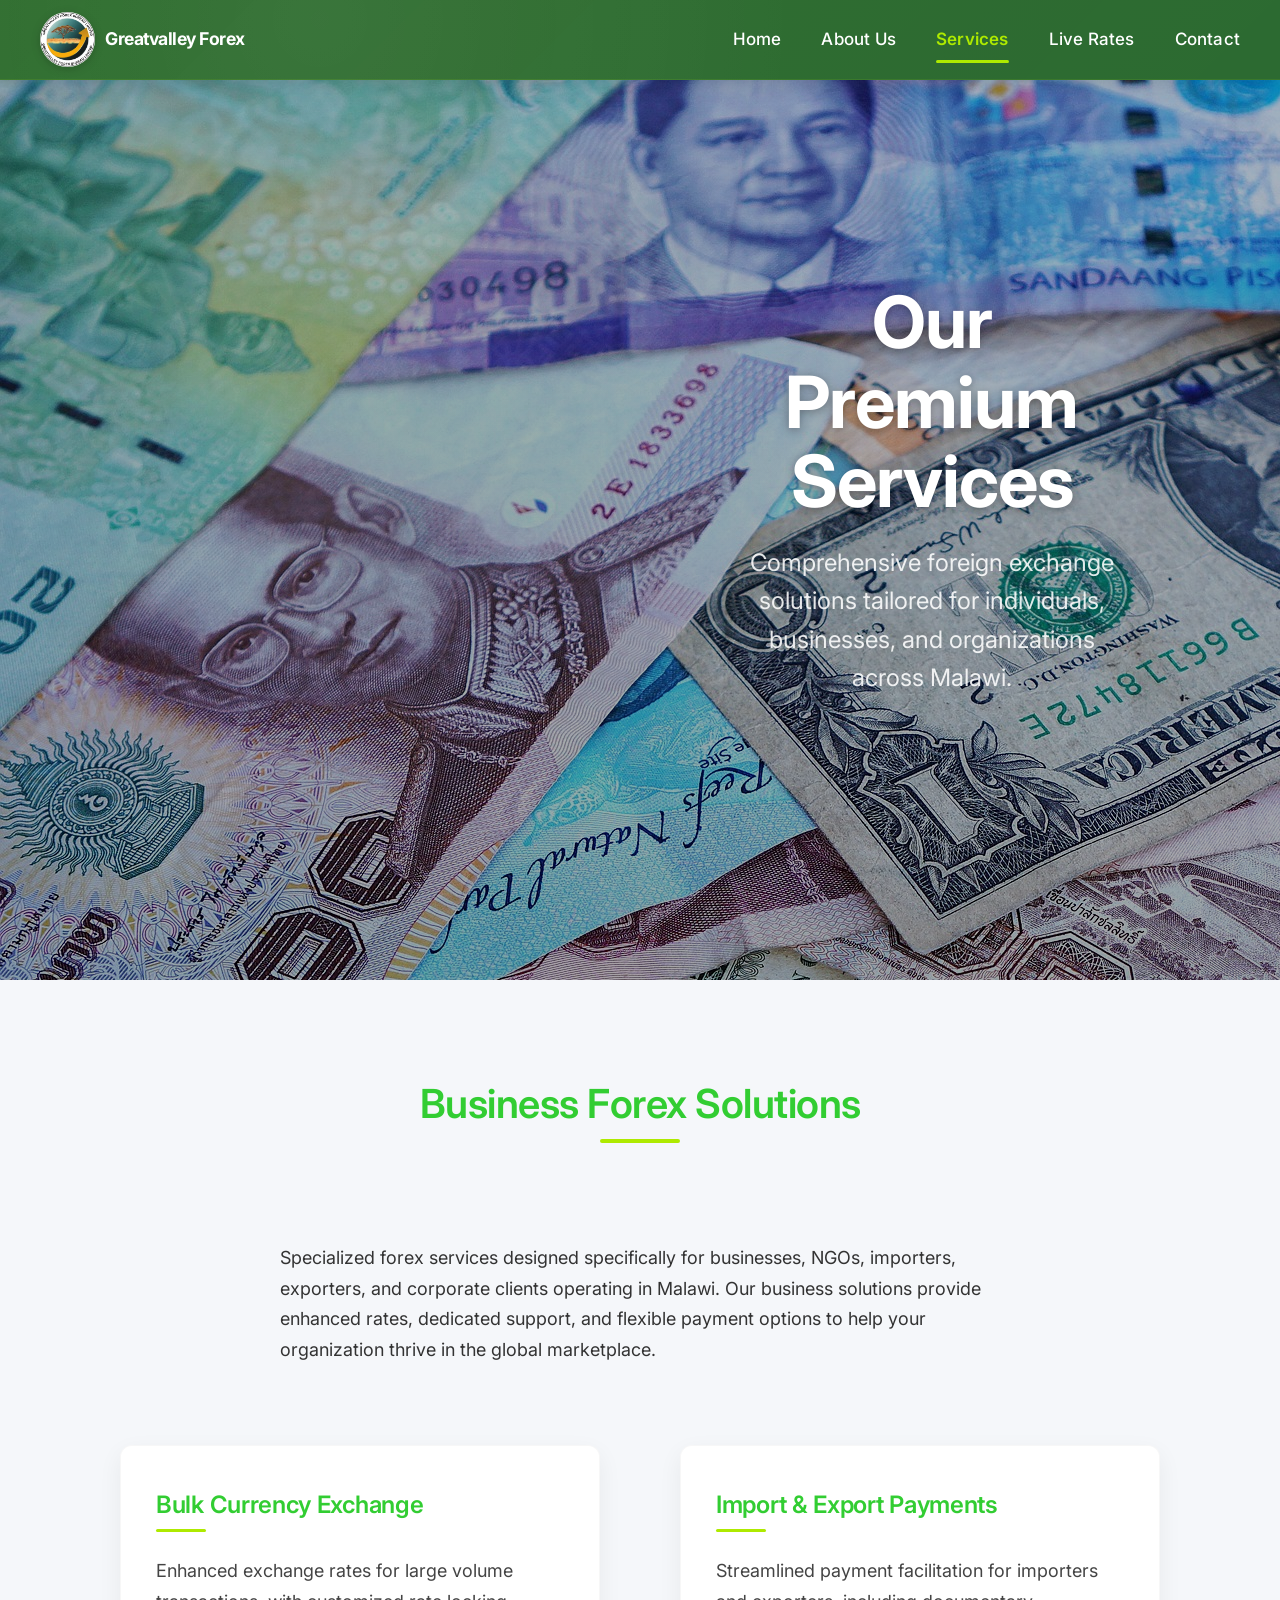
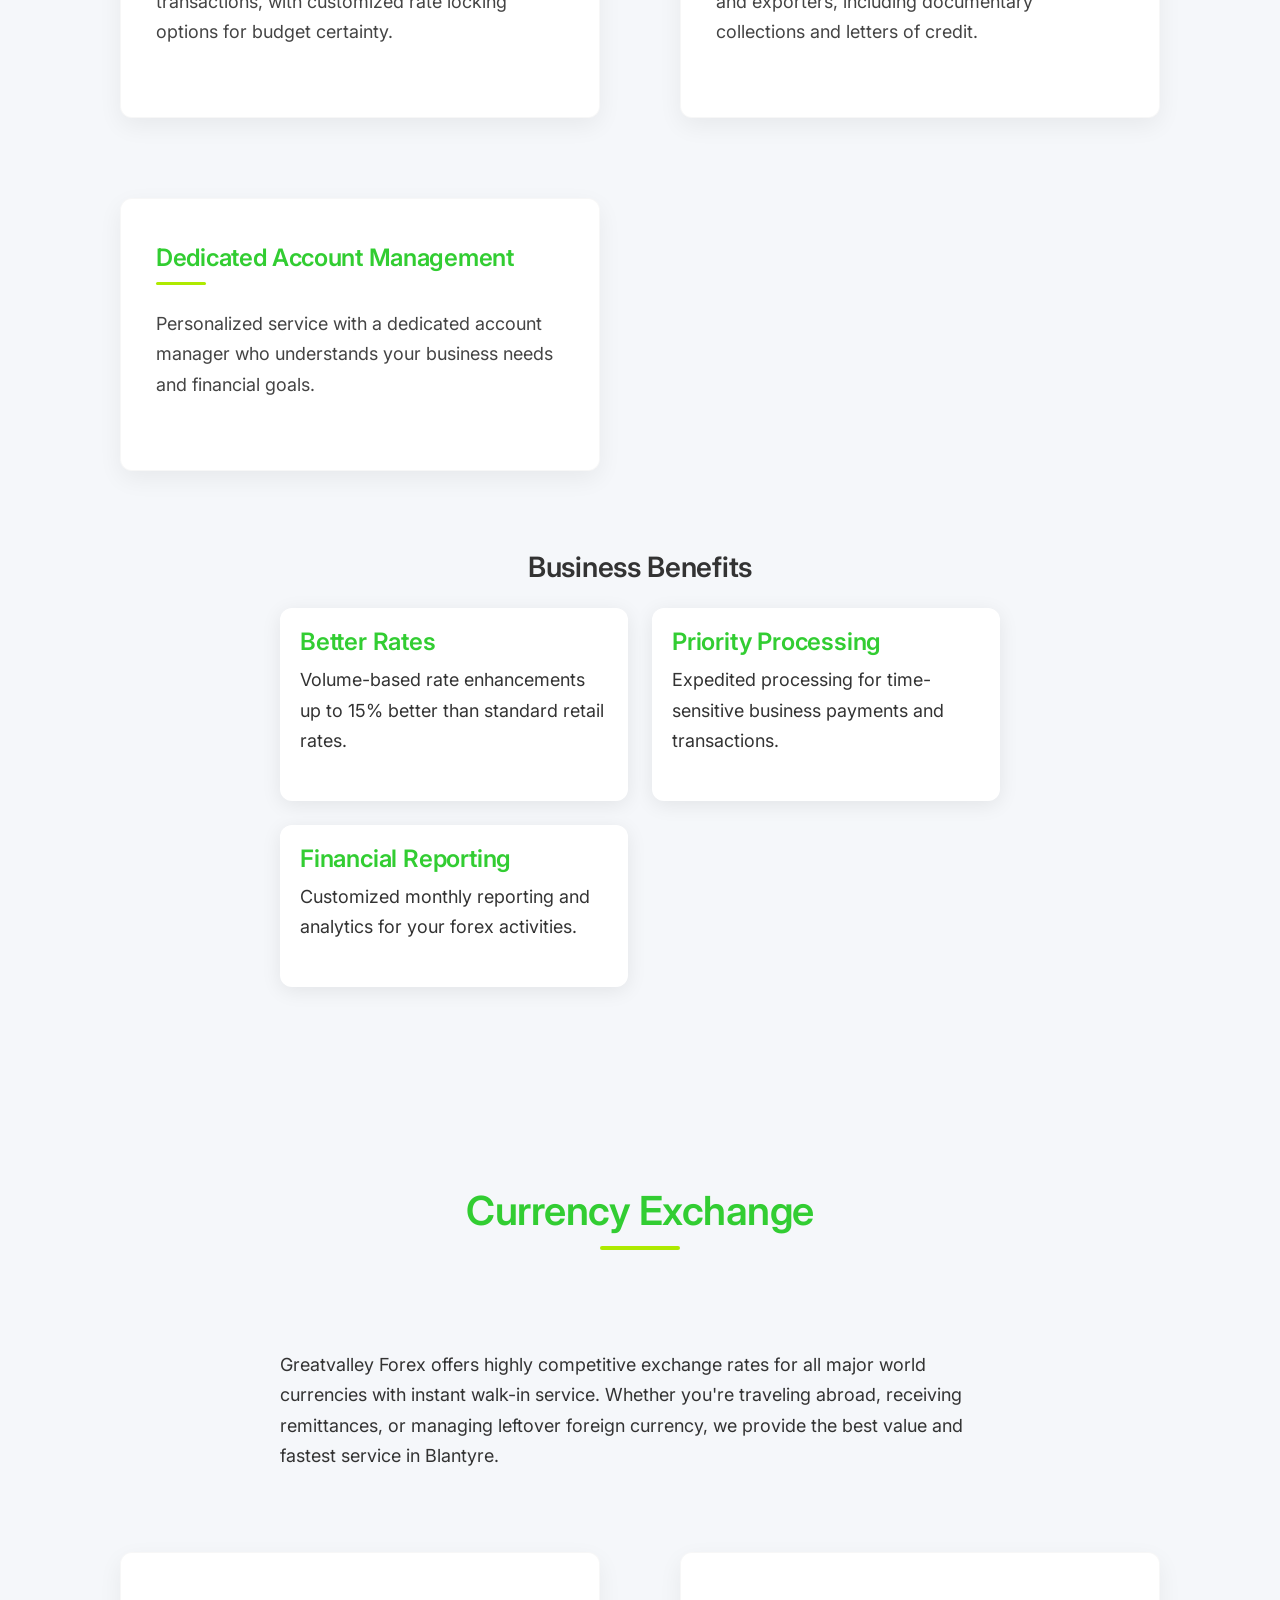
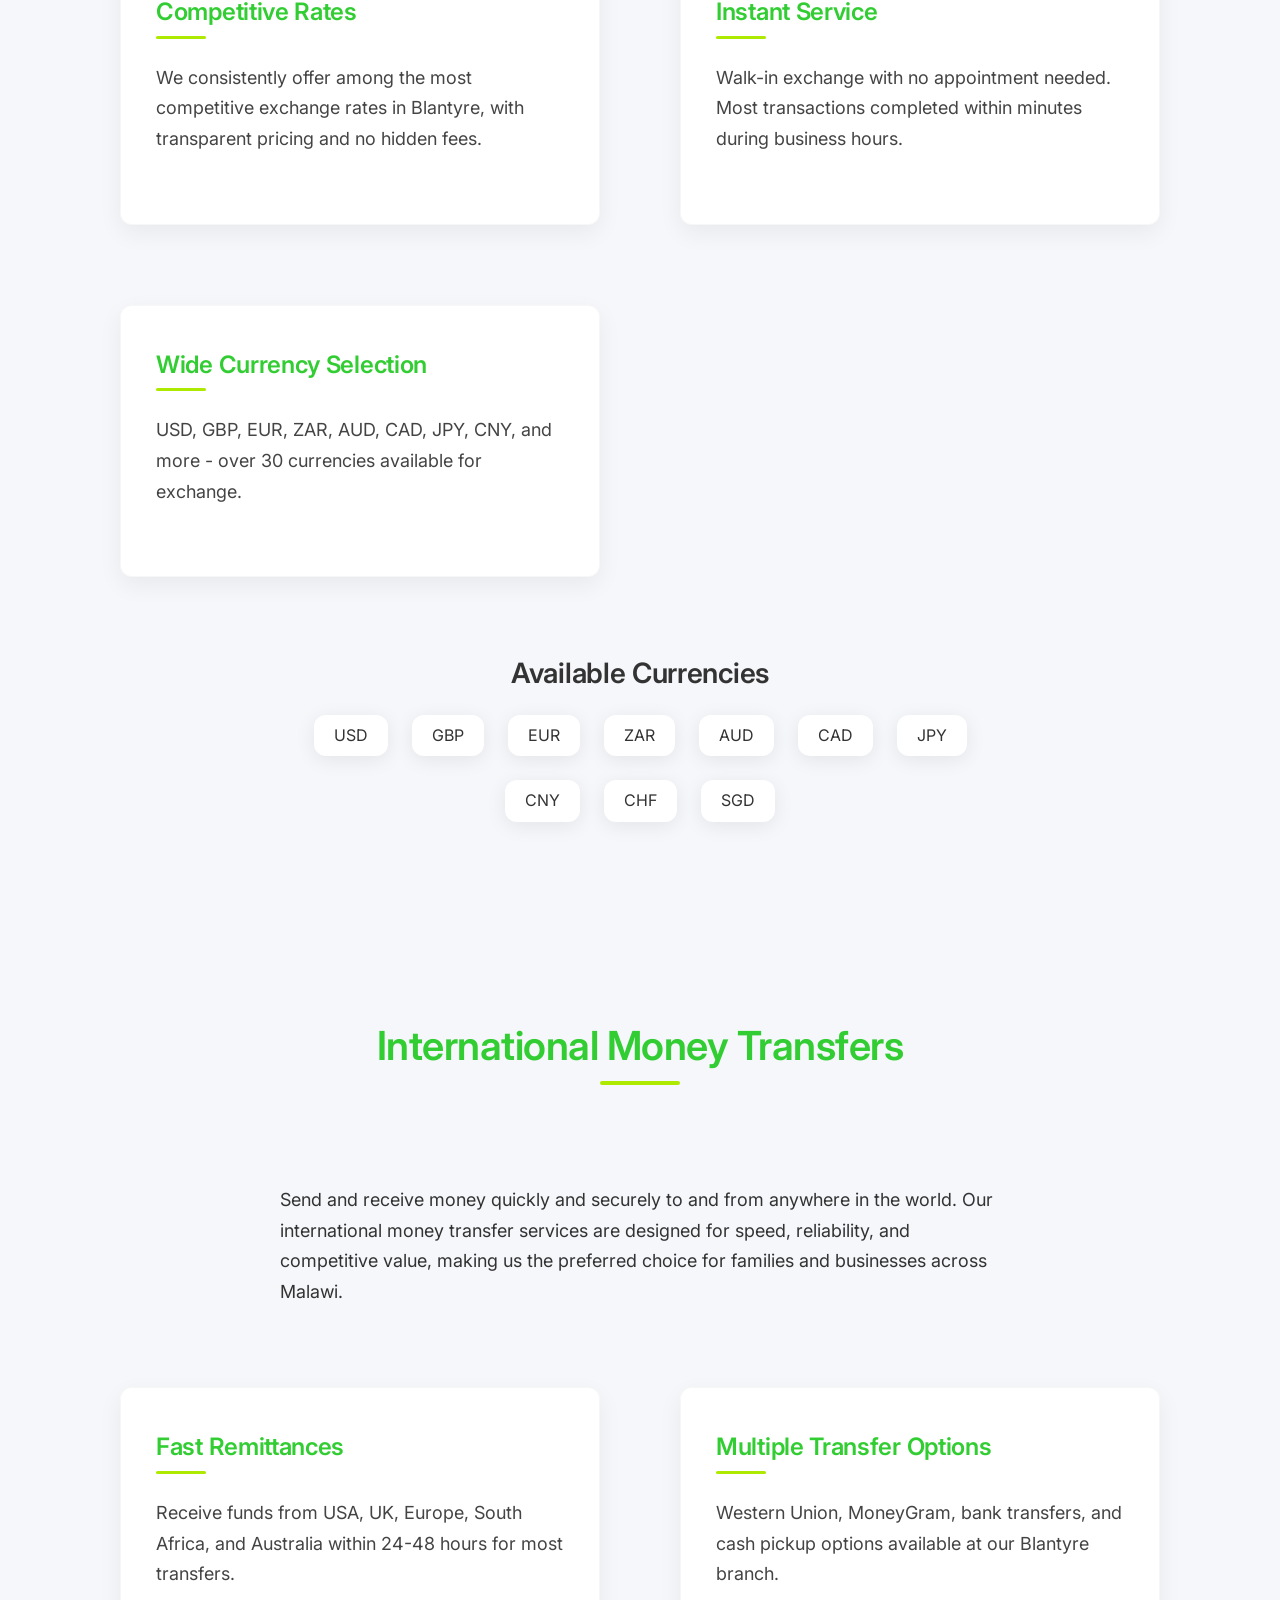
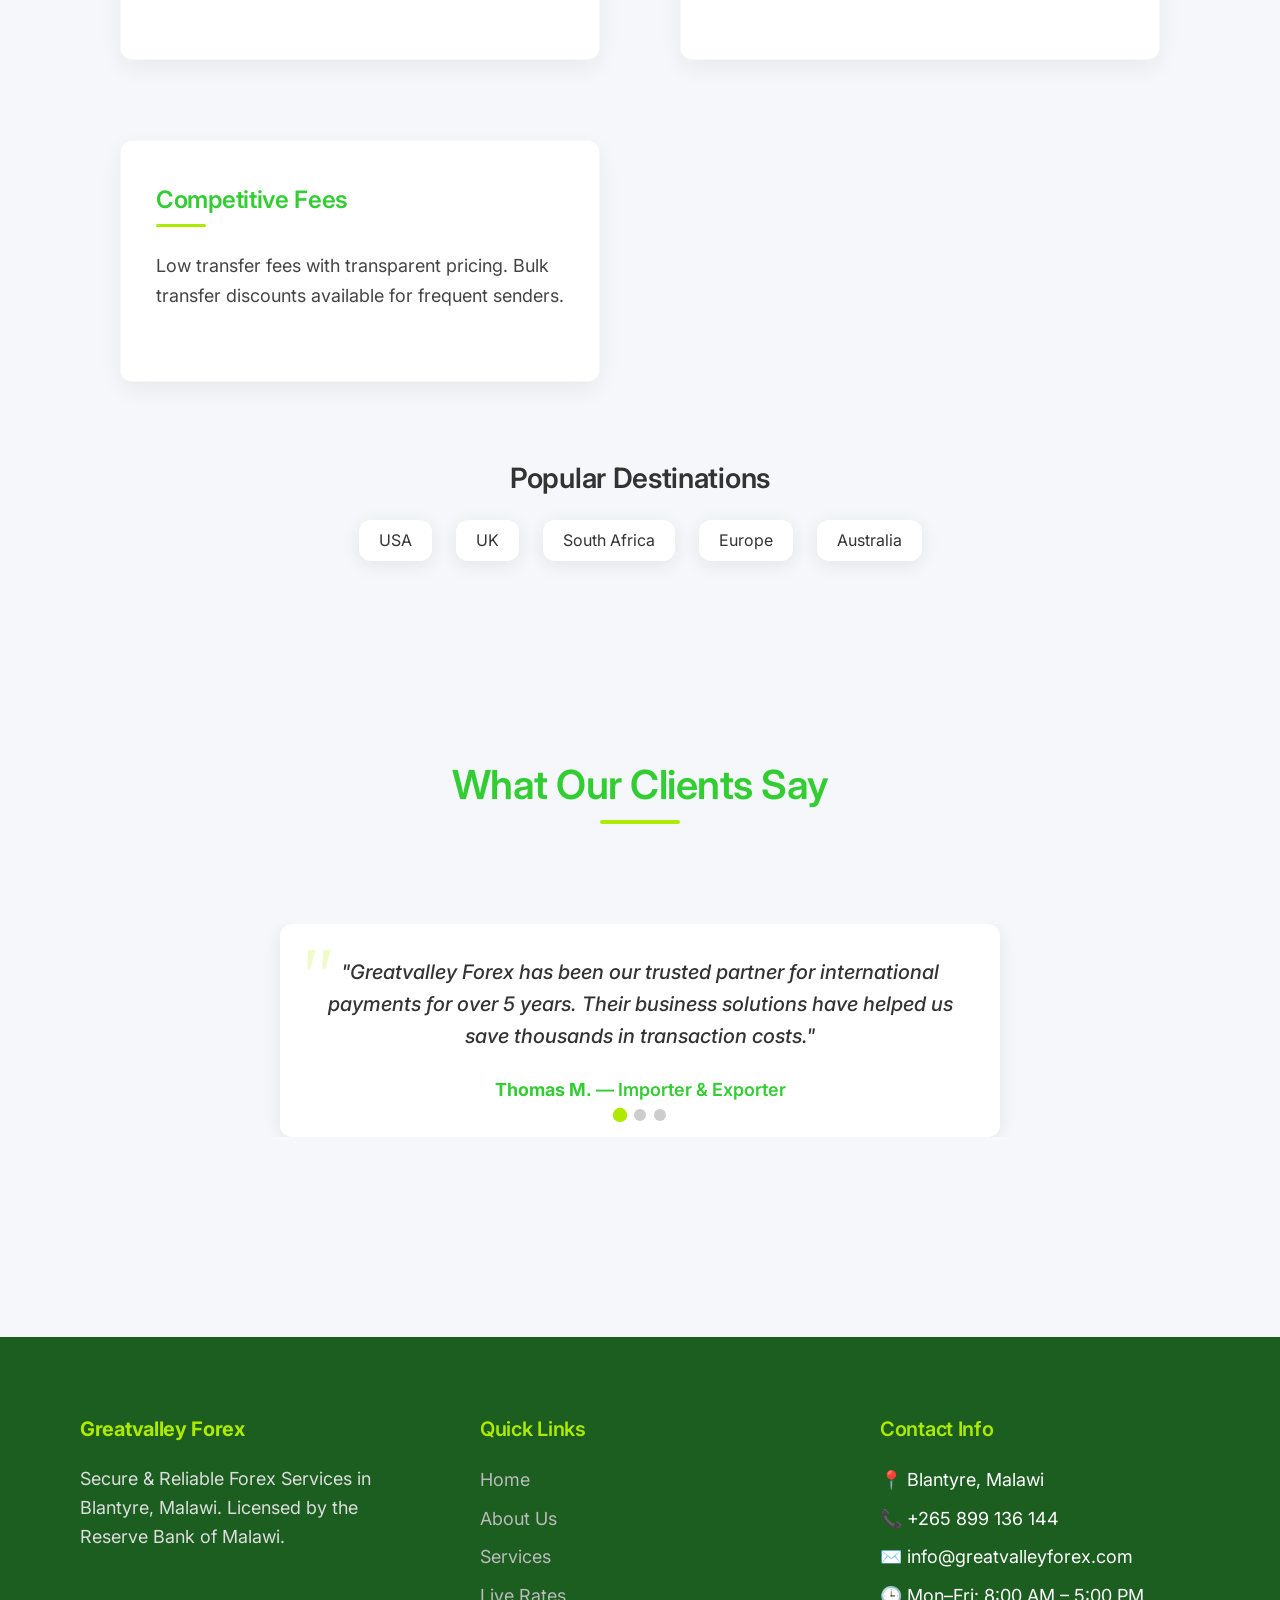
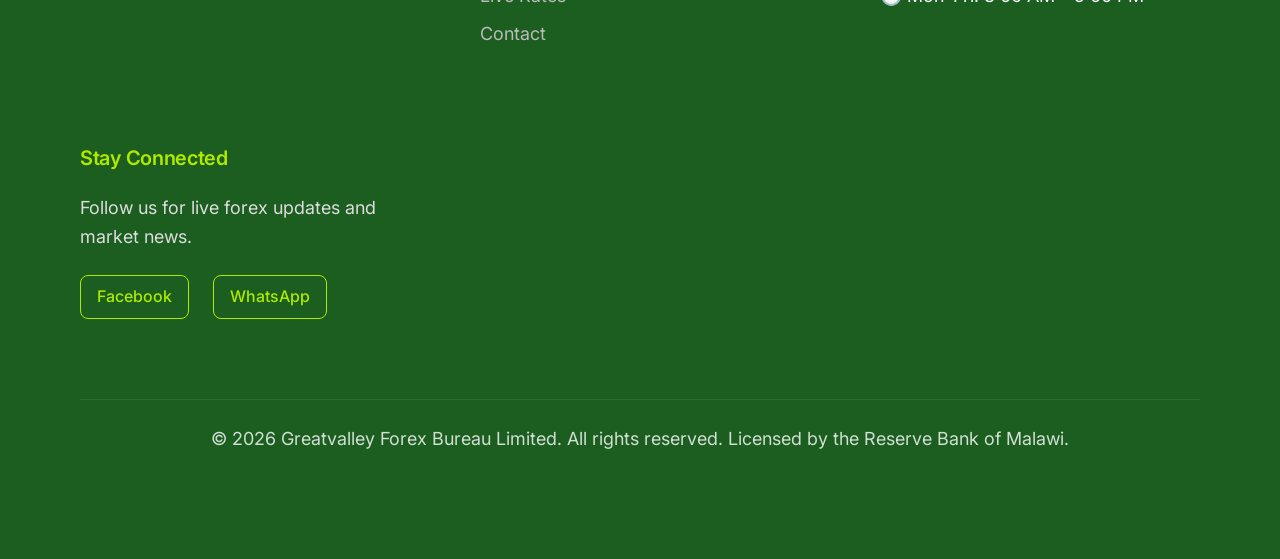
<file: services.html>
<!DOCTYPE html>
<html lang="en">
<head>
    <meta charset="UTF-8">
    <meta name="viewport" content="width=device-width, initial-scale=1.0">
    <title>Our Services | Greatvalley Forex Bureau Limited</title>
    <meta name="description" content="Greatvalley Forex Bureau Limited offers comprehensive currency exchange, international money transfers, and business forex solutions in Blantyre, Malawi.">
    
    <!-- Google Fonts -->
    <link rel="preconnect" href="https://fonts.googleapis.com">
    <link rel="preconnect" href="https://fonts.gstatic.com" crossorigin>
    <link href="https://fonts.googleapis.com/css2?family=Inter:wght@300;400;500;600;700&display=swap" rel="stylesheet">
    
    <!-- AOS Animation Library -->
    <link href="https://unpkg.com/aos@2.3.4/dist/aos.css" rel="stylesheet">
    
    <!-- Custom CSS -->
    <link rel="stylesheet" href="style.css">

    <!-- Swiper CSS -->
    <link rel="stylesheet" href="https://cdn.jsdelivr.net/npm/swiper/swiper-bundle.min.css">
</head>
<body>
    <!-- Header/Navigation -->
    <header>
        <a href="index.html" class="logo">
            <img src="images/greatvalley-logo.png" alt="Greatvalley Forex Logo">
            <span>Greatvalley Forex</span>
        </a>
        
        <nav class="nav-links">
            <a href="index.html">Home</a>
            <a href="about.html">About Us</a>
            <a href="services.html" class="active">Services</a>
            <a href="rates.html">Live Rates</a>
            <a href="contact.html">Contact</a>
        </nav>
        
        <!-- Hamburger Menu -->
        <div class="hamburger" id="hamburger">
            <span></span>
            <span></span>
            <span></span>
        </div>
    </header>

    <!-- Mobile Menu -->
    <div class="mobile-menu" id="mobileMenu">
        <span class="close-btn" id="closeBtn">&times;</span>
        <a href="index.html">Home</a>
        <a href="about.html">About Us</a>
        <a href="services.html" class="active">Services</a>
        <a href="rates.html">Live Rates</a>
        <a href="contact.html">Contact</a>
    </div>

    <!-- Hero Section (Video-Ready) -->
    <section class="hero" data-aos="fade-in" style="background-image: url('images/thedigitalway-money-1578510_1920.jpg');">
        <div class="hero-overlay"></div>
        <div class="hero-content text-center">
            <h1>Our Premium Services</h1>
            <p>Comprehensive foreign exchange solutions tailored for individuals, businesses, and organizations across Malawi.</p>
        </div>
    </section>

    <!-- Business Forex Section -->
    <section class="section" id="business" data-aos="fade-up">
        <div class="section-title">
            <h2>Business Forex Solutions</h2>
        </div>
        
        <div class="container">
            <div class="max-width-md">
                <p>Specialized forex services designed specifically for businesses, NGOs, importers, exporters, and corporate clients operating in Malawi. Our business solutions provide enhanced rates, dedicated support, and flexible payment options to help your organization thrive in the global marketplace.</p>
            </div>
            
            <div class="max-width-md" style="margin-top: var(--spacing-xl);">
                
            </div>
            
            <div class="cards">
                <div class="card" data-aos="zoom-in">
                    <h3>Bulk Currency Exchange</h3>
                    <p>Enhanced exchange rates for large volume transactions, with customized rate locking options for budget certainty.</p>
                </div>
                
                <div class="card" data-aos="zoom-in" data-aos-delay="200">
                    <h3>Import & Export Payments</h3>
                    <p>Streamlined payment facilitation for importers and exporters, including documentary collections and letters of credit.</p>
                </div>
                
                <div class="card" data-aos="zoom-in" data-aos-delay="400">
                    <h3>Dedicated Account Management</h3>
                    <p>Personalized service with a dedicated account manager who understands your business needs and financial goals.</p>
                </div>
            </div>
            
            <div class="max-width-md" style="margin-top: var(--spacing-xl);">
                <h3 style="text-align: center; margin-bottom: var(--spacing-md);">Business Benefits</h3>
                <div style="display: grid; grid-template-columns: repeat(auto-fit, minmax(250px, 1fr)); gap: var(--spacing-md); margin-top: var(--spacing-md);">
                    <div style="background: white; padding: 20px; border-radius: var(--radius-md); box-shadow: var(--shadow);">
                        <h4 style="color: var(--primary); margin-bottom: var(--spacing-xs);">Better Rates</h4>
                        <p>Volume-based rate enhancements up to 15% better than standard retail rates.</p>
                    </div>
                    <div style="background: white; padding: 20px; border-radius: var(--radius-md); box-shadow: var(--shadow);">
                        <h4 style="color: var(--primary); margin-bottom: var(--spacing-xs);">Priority Processing</h4>
                        <p>Expedited processing for time-sensitive business payments and transactions.</p>
                    </div>
                    <div style="background: white; padding: 20px; border-radius: var(--radius-md); box-shadow: var(--shadow);">
                        <h4 style="color: var(--primary); margin-bottom: var(--spacing-xs);">Financial Reporting</h4>
                        <p>Customized monthly reporting and analytics for your forex activities.</p>
                    </div>
                </div>
            </div>
        </div>
    </section>

    <!-- Currency Exchange Section -->
    <section class="section" id="currency" data-aos="fade-up">
        <div class="section-title">
            <h2>Currency Exchange</h2>
        </div>
        
        <div class="container">
            <div class="max-width-md">
                <p>Greatvalley Forex offers highly competitive exchange rates for all major world currencies with instant walk-in service. Whether you're traveling abroad, receiving remittances, or managing leftover foreign currency, we provide the best value and fastest service in Blantyre.</p>
            </div>
            
            <div class="max-width-md" style="margin-top: var(--spacing-xl);">

            </div>
            
            <div class="cards">
                <div class="card" data-aos="zoom-in">
                    <h3>Competitive Rates</h3>
                    <p>We consistently offer among the most competitive exchange rates in Blantyre, with transparent pricing and no hidden fees.</p>
                </div>
                
                <div class="card" data-aos="zoom-in" data-aos-delay="200">
                    <h3>Instant Service</h3>
                    <p>Walk-in exchange with no appointment needed. Most transactions completed within minutes during business hours.</p>
                </div>
                
                <div class="card" data-aos="zoom-in" data-aos-delay="400">
                    <h3>Wide Currency Selection</h3>
                    <p>USD, GBP, EUR, ZAR, AUD, CAD, JPY, CNY, and more - over 30 currencies available for exchange.</p>
                </div>
            </div>
            
            <div class="max-width-md" style="margin-top: var(--spacing-xl);">
                <h3 style="text-align: center; margin-bottom: var(--spacing-md);">Available Currencies</h3>
                <div style="display: flex; flex-wrap: wrap; gap: var(--spacing-md); justify-content: center;">
                    <span style="background: white; padding: 8px 20px; border-radius: var(--radius-md); box-shadow: var(--shadow);">USD</span>
                    <span style="background: white; padding: 8px 20px; border-radius: var(--radius-md); box-shadow: var(--shadow);">GBP</span>
                    <span style="background: white; padding: 8px 20px; border-radius: var(--radius-md); box-shadow: var(--shadow);">EUR</span>
                    <span style="background: white; padding: 8px 20px; border-radius: var(--radius-md); box-shadow: var(--shadow);">ZAR</span>
                    <span style="background: white; padding: 8px 20px; border-radius: var(--radius-md); box-shadow: var(--shadow);">AUD</span>
                    <span style="background: white; padding: 8px 20px; border-radius: var(--radius-md); box-shadow: var(--shadow);">CAD</span>
                    <span style="background: white; padding: 8px 20px; border-radius: var(--radius-md); box-shadow: var(--shadow);">JPY</span>
                    <span style="background: white; padding: 8px 20px; border-radius: var(--radius-md); box-shadow: var(--shadow);">CNY</span>
                    <span style="background: white; padding: 8px 20px; border-radius: var(--radius-md); box-shadow: var(--shadow);">CHF</span>
                    <span style="background: white; padding: 8px 20px; border-radius: var(--radius-md); box-shadow: var(--shadow);">SGD</span>
                </div>
            </div>
        </div>
    </section>

    <!-- Money Transfers Section -->
    <section class="section" id="transfers" data-aos="fade-up">
        <div class="section-title">
            <h2>International Money Transfers</h2>
        </div>
        
        <div class="container">
            <div class="max-width-md">
                <p>Send and receive money quickly and securely to and from anywhere in the world. Our international money transfer services are designed for speed, reliability, and competitive value, making us the preferred choice for families and businesses across Malawi.</p>
            </div>
            
            <div class="max-width-md" style="margin-top: var(--spacing-xl);">
            </div>
            
            <div class="cards">
                <div class="card" data-aos="zoom-in">
                    <h3>Fast Remittances</h3>
                    <p>Receive funds from USA, UK, Europe, South Africa, and Australia within 24-48 hours for most transfers.</p>
                </div>
                
                <div class="card" data-aos="zoom-in" data-aos-delay="200">
                    <h3>Multiple Transfer Options</h3>
                    <p>Western Union, MoneyGram, bank transfers, and cash pickup options available at our Blantyre branch.</p>
                </div>
                
                <div class="card" data-aos="zoom-in" data-aos-delay="400">
                    <h3>Competitive Fees</h3>
                    <p>Low transfer fees with transparent pricing. Bulk transfer discounts available for frequent senders.</p>
                </div>
            </div>
            
            <div class="max-width-md" style="margin-top: var(--spacing-xl);">
                <h3 style="text-align: center; margin-bottom: var(--spacing-md);">Popular Destinations</h3>
                <div style="display: flex; flex-wrap: wrap; gap: var(--spacing-md); justify-content: center;">
                    <span style="background: white; padding: 8px 20px; border-radius: var(--radius-md); box-shadow: var(--shadow);">USA</span>
                    <span style="background: white; padding: 8px 20px; border-radius: var(--radius-md); box-shadow: var(--shadow);">UK</span>
                    <span style="background: white; padding: 8px 20px; border-radius: var(--radius-md); box-shadow: var(--shadow);">South Africa</span>
                    <span style="background: white; padding: 8px 20px; border-radius: var(--radius-md); box-shadow: var(--shadow);">Europe</span>
                    <span style="background: white; padding: 8px 20px; border-radius: var(--radius-md); box-shadow: var(--shadow);">Australia</span>
                </div>
            </div>
        </div>
    </section>

    <!-- Testimonials Section -->
    <section class="section">
        <div class="section-title">
            <h2>What Our Clients Say</h2>
        </div>
        
        <div class="container">
            <div class="swiper testimonial-slider">
                <div class="swiper-wrapper">
                    <!-- Testimonial 1 -->
                    <div class="swiper-slide">
                        <div class="testimonial-card">
                            <blockquote>
                                "Greatvalley Forex has been our trusted partner for international payments for over 5 years. Their business solutions have helped us save thousands in transaction costs."
                            </blockquote>
                            <footer>
                                <strong>Thomas M.</strong> — Importer & Exporter
                            </footer>
                        </div>
                    </div>

                    <!-- Testimonial 2 -->
                    <div class="swiper-slide">
                        <div class="testimonial-card">
                            <blockquote>
                                "As an NGO working across Southern Africa, Greatvalley's reliable remittance services and competitive rates have been essential to our operations in Malawi."
                            </blockquote>
                            <footer>
                                <strong>Rachel K.</strong> — NGO Director
                            </footer>
                        </div>
                    </div>

                    <!-- Testimonial 3 -->
                    <div class="swiper-slide">
                        <div class="testimonial-card">
                            <blockquote>
                                "The personal service and understanding of my business needs make Greatvalley Forex stand out. Their dedicated account manager is always available when I need support."
                            </blockquote>
                            <footer>
                                <strong>Michael B.</strong> — Corporate Client
                            </footer>
                        </div>
                    </div>
                </div>
                <div class="swiper-pagination"></div>
            </div>
        </div>
    </section>

    <!-- Footer -->
    <footer class="footer">
        <div class="container">
            <div class="footer-grid">

                <!-- Brand -->
                <div class="footer-column">
                    <h3 class="footer-logo">Greatvalley Forex</h3>
                    <p class="footer-text">
                        Secure & Reliable Forex Services in Blantyre, Malawi.
                        Licensed by the Reserve Bank of Malawi.
                    </p>
                </div>

                <!-- Quick Links -->
                <div class="footer-column">
                    <h3>Quick Links</h3>
                    <ul class="footer-links">
                        <li><a href="index.html">Home</a></li>
                        <li><a href="about.html">About Us</a></li>
                        <li><a href="services.html">Services</a></li>
                        <li><a href="rates.html">Live Rates</a></li>
                        <li><a href="contact.html">Contact</a></li>
                    </ul>
                </div>

                <!-- Contact -->
                <div class="footer-column">
                    <h3>Contact Info</h3>
                    <ul class="footer-links">
                        <li>📍 Blantyre, Malawi</li>
                        <li>📞 +265 899 136 144</li>
                        <li>✉️ info@greatvalleyforex.com</li>
                        <li>🕒 Mon–Fri: 8:00 AM – 5:00 PM</li>
                    </ul>
                </div>

                <!-- Social / CTA -->
                <div class="footer-column">
                    <h3>Stay Connected</h3>
                    <p class="footer-text">Follow us for live forex updates and market news.</p>

                    <div class="footer-socials">
                        <a href="https://www.facebook.com/p/Greatvalley-Forex-Bureau-Limited-61569345171578/" target="_blank">Facebook</a>
                        <a href="https://wa.me/265899136144" target="_blank">WhatsApp</a>
                    </div>
                </div>

            </div>

            <div class="footer-bottom">
                <p>
                    © 2026 Greatvalley Forex Bureau Limited. All rights reserved. Licensed by the Reserve Bank of Malawi.
                </p>
            </div>
        </div>
    </footer>

    <!-- Scripts -->
    <script src="https://unpkg.com/aos@2.3.4/dist/aos.js"></script>
    <script src="script.js"></script>
    <!-- Swiper JS -->
    <script src="https://cdn.jsdelivr.net/npm/swiper/swiper-bundle.min.js"></script>
    <script>
      document.addEventListener('DOMContentLoaded', () => {
        if (document.querySelector('.testimonial-slider')) {
          const swiper = new Swiper('.testimonial-slider', {
            loop: true,
            autoplay: {
              delay: 5000,
              disableOnInteraction: false,
            },
            speed: 800,
            effect: 'fade',
            fadeEffect: {
              crossFade: true,
            },
            pagination: {
              el: '.swiper-pagination',
              clickable: true,
            },
            observer: true,
            observeParents: true,
          });
        }
      });
    </script>
</body>
</html>
</file>
<file: style.css>
/* Greatrvalley Forex Bureau - Style System */
/* Design System Variables */
:root {
  --primary: #32CD32;
  --primary-dark: #1B5E20;
  --primary-light: #F1F8E9;
  --accent: #AEEA00;
  --background: #f5f7fa;
  --text: #333;
  --light-text: #666;
  --border: #e0e0e0;
  --shadow: 0 4px 20px rgba(0, 0, 0, 0.08);
  --transition: all 0.3s ease;
  --radius-sm: 8px;
  --radius-md: 12px;
  --radius-lg: 16px;
  --spacing-xs: 8px;
  --spacing-sm: 16px;
  --spacing-md: 24px;
  --spacing-lg: 40px;
  --spacing-xl: 80px;
  --spacing-xxl: 100px;
}

/* Base Styles */
* {
  box-sizing: border-box;
}

body {
  margin: 0;
  font-family: 'Inter', -apple-system, BlinkMacSystemFont, 'Segoe UI', Roboto, Oxygen, Ubuntu, Cantarell, 'Open Sans', 'Helvetica Neue', sans-serif;
  background: var(--background);
  color: var(--text);
  line-height: 1.6;
  overflow-x: hidden;
}

h1, h2, h3, h4, h5, h6 {
  font-weight: 600;
  line-height: 1.2;
  margin: 0;
}

p {
  margin: 0 0 var(--spacing-md) 0;
}

a {
  text-decoration: none;
  color: inherit;
}

img {
  max-width: 100%;
  height: auto;
}

/* Typography Hierarchy */
h1 {
  font-size: 3.5rem;
  font-weight: 700;
  letter-spacing: -1px;
}

h2 {
  font-size: 2.5rem;
  font-weight: 600;
  letter-spacing: -0.5px;
}

h3 {
  font-size: 1.75rem;
  font-weight: 600;
  letter-spacing: -0.3px;
}

h4 {
  font-size: 1.5rem;
  font-weight: 600;
  letter-spacing: -0.2px;
}

p, li {
  font-size: 1.125rem;
  font-weight: 400;
  line-height: 1.7;
}

/* Responsive Typography */
@media (max-width: 992px) {
  h1 { font-size: 3rem; }
  h2 { font-size: 2.25rem; }
  h3 { font-size: 1.5rem; }
}

@media (max-width: 768px) {
  h1 { font-size: 2.5rem; }
  h2 { font-size: 2rem; }
  h3 { font-size: 1.375rem; }
}

/* Buttons */
.btn {
  display: inline-block;
  padding: 14px 32px;
  background: var(--accent);
  color: var(--primary-dark);
  font-weight: 600;
  font-size: 1.125rem;
  border-radius: var(--radius-md);
  transition: var(--transition);
  border: none;
  cursor: pointer;
  text-transform: uppercase;
  letter-spacing: 1px;
  font-family: 'Poppins', sans-serif;
}

.btn:hover {
  background: #9ACD32;
  transform: translateY(-3px);
  box-shadow: 0 8px 20px rgba(174, 234, 0, 0.4);
}

.btn-outline {
  background: transparent;
  border: 2px solid var(--accent);
  color: var(--accent);
}

.btn-outline:hover {
  background: var(--accent);
  color: var(--primary-dark);
}

/* Sections */
.section {
  padding: var(--spacing-xxl) var(--spacing-xl);
  max-width: 1200px;
  margin: 0 auto;
}

.section-title {
  text-align: center;
  margin-bottom: var(--spacing-xxl);
}

.section-title h2 {
  color: var(--primary);
  position: relative;
  display: inline-block;
  padding-bottom: 15px;
}

.section-title h2::after {
  content: '';
  position: absolute;
  bottom: 0;
  left: 50%;
  transform: translateX(-50%);
  width: 80px;
  height: 4px;
  background: var(--accent);
  border-radius: 2px;
}

/* Header/Navigation */
header {
  position: sticky;
  top: 0;
  background: rgba(27, 94, 32, 0.92);
  backdrop-filter: blur(16px);
  -webkit-backdrop-filter: blur(16px);
  padding: 12px 40px;
  z-index: 1000;
  box-shadow: 0 2px 20px rgba(0, 0, 0, 0.15);
  display: flex;
  align-items: center;
  justify-content: space-between;
  transition: var(--transition);
  border-bottom: 1px solid rgba(174, 234, 0, 0.1);
  /* Advanced glassmorphism */
  background-image: 
    radial-gradient(circle at 25% 25% , hsla(0, 0%, 100%, 0.05) 0%, transparent 50%),
    linear-gradient(135deg, rgba(174, 234, 0, 0.03), transparent);
}

header.scrolled {
  background: rgba(27, 94, 32, 0.95);
  padding: 12px var(--spacing-xl);
  box-shadow: 0 4px 30px rgba(0, 0, 0, 0.2);
  background-image: 
    radial-gradient(circle at 25% 25% , hsla(0, 0%, 100%, 0.08) 0%, transparent 50%),
    linear-gradient(135deg, rgba(174, 234, 0, 0.05), transparent);
}

/* Navigation Micro-interactions */
.nav-links a {
  position: relative;
  overflow: hidden;
}

.nav-links a::before {
  content: '';
  position: absolute;
  top: 0;
  left: -100%;
  width: 100%;
  height: 100%;
  background: linear-gradient(90deg, transparent, rgba(255, 255, 255, 0.2), transparent);
  transition: 0.5s;
}

.nav-links a:hover::before {
  left: 100%;
}

.logo {
  display: flex;
  align-items: center;
  gap: 10px;
  font-weight: 600;
  text-decoration: none;
  transition: var(--transition);
}

.logo img {
  height: 55px;
  width: auto;
  border-radius: 50%;
  object-fit: cover;
  box-shadow: 0 2px 10px rgba(0, 0, 0, 0.2);
  transition: transform 0.3s ease;
}

.logo:hover img {
  transform: scale(1.08);
}

.logo span {
  color: white;
  font-size: 1.1rem;
  font-weight: 700;
  letter-spacing: -0.5px;
}

.nav-links {
  display: flex;
  gap: var(--spacing-lg);
}

.nav-links a {
  color: white;
  font-weight: 500;
  position: relative;
  padding: 10px 0;
  font-size: 1.0625rem;
  transition: var(--transition);
  letter-spacing: 0.2px;
}

.nav-links a::after {
  content: '';
  position: absolute;
  bottom: 0;
  left: 0;
  width: 0;
  height: 3px;
  background: var(--accent);
  transition: var(--transition);
  border-radius: 2px;
}

.nav-links a:hover {
  color: var(--accent);
}

.nav-links a:hover::after {
  width: 100%;
}

.nav-links a.active {
  color: var(--accent);
  font-weight: 600;
}

.nav-links a.active::after {
  width: 100%;
}

/* Mobile Menu */
.hamburger {
  display: none;
  flex-direction: column;
  cursor: pointer;
  gap: 5px;
}

.hamburger span {
  width: 28px;
  height: 3px;
  background: white;
  transition: all 0.3s;
  border-radius: 2px;
}

.hamburger.active span:nth-child(1) {
  transform: rotate(45deg) translate(5px, 5px);
}

.hamburger.active span:nth-child(2) {
  opacity: 0;
}

.hamburger.active span:nth-child(3) {
  transform: rotate(-45deg) translate(5px, -5px);
}

.mobile-menu {
  position: fixed;
  top: 0;
  right: -100%;
  width: 80%;
  max-width: 320px;
  height: 100vh;
  background: rgba(11, 31, 58, 0.98);
  padding: 120px 40px 40px;
  transition: right 0.4s cubic-bezier(0.22, 0.61, 0.36, 1);
  z-index: 1100;
  box-shadow: -5px 0 30px rgba(0, 0, 0, 0.35);
  backdrop-filter: blur(12px);
  -webkit-backdrop-filter: blur(12px);
}

.mobile-menu.active {
  right: 0;
}

.mobile-menu a {
  display: block;
  color: white;
  text-decoration: none;
  font-size: 1.25rem;
  padding: 16px 0;
  border-bottom: 1px solid rgba(255, 255, 255, 0.08);
  transition: var(--transition);
  font-weight: 500;
}

.mobile-menu a:hover {
  color: var(--accent);
  padding-left: 12px;
  transform: translateX(4px);
}

.close-btn {
  position: absolute;
  top: 30px;
  right: 30px;
  font-size: 2rem;
  color: white;
  cursor: pointer;
  line-height: 1;
  transition: var(--transition);
}

.close-btn:hover {
  color: var(--accent);
  transform: rotate(90deg);
}

/* Hero Section */
.hero {
  height: 100vh;
  min-height: 650px;
  display: flex;
  align-items: center;
  padding: 0 var(--spacing-xl);
  background: linear-gradient(135deg, rgba(11, 31, 58, 0.92), rgba(11, 31, 58, 0.98)),
              url('https://images.unsplash.com/photo-1565514158740-064f34bd6c7d') center/cover no-repeat;
  color: white;
  position: relative;
  overflow: hidden;
}

.hero::before {
  content: '';
  position: absolute;
  top: 0;
  left: 0;
  width: 100%;
  height: 100%;
  background: radial-gradient(circle at 30% 30%, rgba(174, 234, 0, 0.08) 0%, transparent 50%),
              linear-gradient(rgba(0, 0, 0, 0.25), rgba(0, 0, 0, 0.35));
  z-index: -1;
}

.hero-content {
  max-width: 720px;
  position: relative;
  z-index: 2;
}

.hero h1 {
  font-size: 4.5rem;
  line-height: 1.1;
  margin-bottom: var(--spacing-md);
  font-weight: 700;
  letter-spacing: -1px;
  text-shadow: 0 2px 10px rgba(0, 0, 0, 0.2);
}

.hero p {
  font-size: 1.5rem;
  margin-bottom: var(--spacing-xl);
  opacity: 0.95;
  max-width: 650px;
  line-height: 1.6;
}

.hero .btn {
  margin-top: var(--spacing-md);
  font-size: 1.125rem;
  padding: 16px 40px;
  font-weight: 600;
  letter-spacing: 1px;
}

.hero .btn:hover {
  transform: translateY(-4px);
  box-shadow: 0 12px 35px rgba(174, 234, 0, 0.5);
}

/* Hero Overlay Elements */
.hero-overlay {
  position: absolute;
  top: 0;
  left: 0;
  width: 100%;
  height: 100%;
  z-index: 1;
}

.hero-shape {
  position: absolute;
  width: 300px;
  height: 300px;
  border-radius: 50%;
  background: rgba(174, 234, 0, 0.08);
  z-index: 0;
}

.hero-shape-1 {
  top: 15%;
  right: 15%;
  width: 250px;
  height: 250px;
}

.hero-shape-2 {
  bottom: 20%;
  left: 10%;
  width: 180px;
  height: 180px;
  background: rgba(174, 234, 0, 0.04);
}

/* Cards */
.cards {
  display: grid;
  grid-template-columns: repeat(auto-fit, minmax(340px, 1fr));
  gap: var(--spacing-xl);
  margin-top: var(--spacing-xl);
}

.card {
  background: white;
  padding: 45px 35px;
  border-radius: var(--radius-md);
  transition: var(--transition);
  box-shadow: 0 8px 25px rgba(0, 0, 0, 0.06);
  border: 1px solid rgba(0, 0, 0, 0.03);
  overflow: hidden;
  position: relative;
  z-index: 1;
}

.card::before {
  content: '';
  position: absolute;
  top: 0;
  left: 0;
  width: 100%;
  height: 4px;
  background: linear-gradient(90deg, var(--accent), transparent);
  opacity: 0;
  transition: var(--transition);
}

.card:hover {
  transform: translateY(-12px);
  box-shadow: 0 16px 40px rgba(0, 0, 0, 0.12);
  border-color: rgba(0, 0, 0, 0.05);
}

.card:hover::before {
  opacity: 1;
}

.card h3 {
  color: var(--primary);
  margin-bottom: var(--spacing-md);
  font-size: 1.5rem;
  font-weight: 600;
  position: relative;
  padding-bottom: 12px;
}

.card h3::after {
  content: '';
  position: absolute;
  bottom: 0;
  left: 0;
  width: 50px;
  height: 3px;
  background: var(--accent);
  border-radius: 2px;
}

.card p {
  margin-bottom: var(--spacing-md);
  color: #444;
}

.card .btn {
  margin-top: var(--spacing-md);
}

/* Premium Card Variants */
.card.featured {
  border: 1px solid var(--accent);
  box-shadow: 0 12px 45px rgba(174, 234, 0, 0.15);
}

.card.featured:hover {
  box-shadow: 0 16px 50px rgba(174, 234, 0, 0.25);
}

.card.featured h3::after {
  background: var(--accent);
}

/* Rates Table */
.rates-table {
  width: 100%;
  max-width: 950px;
  margin: 0 auto;
  border-collapse: collapse;
  background: white;
  color: #222;
  border-radius: var(--radius-md);
  overflow: hidden;
  box-shadow: 0 12px 35px rgba(0, 0, 0, 0.08);
  border: 1px solid rgba(0, 0, 0, 0.03);
}

.rates-table th {
  background: linear-gradient(135deg, var(--accent), #9ACD32);
  color: white;
  padding: 20px 24px;
  font-size: 1.125rem;
  font-weight: 600;
  text-align: left;
  position: relative;
}

.rates-table th::after {
  content: '';
  position: absolute;
  bottom: 0;
  left: 0;
  width: 100%;
  height: 2px;
  background: rgba(255, 255, 255, 0.3);
}

.rates-table td {
  padding: 20px 24px;
  border-bottom: 1px solid rgba(0, 0, 0, 0.03);
  text-align: left;
  font-size: 1.125rem;
  transition: var(--transition);
}

.rates-table tr:last-child td {
  border-bottom: none;
}

.rates-table tr:nth-child(even) {
  background-color: #fafafa;
}

.rates-table tr:hover {
  background-color: #f8fbff;
  transform: scale(1.005);
}

.rates-table tr:hover td {
  background-color: #f0f8ff;
}

.rates-disclaimer {
  font-size: 0.95rem;
  opacity: 0.85;
  margin-top: var(--spacing-md);
  text-align: center;
  max-width: 950px;
  margin-left: auto;
  margin-right: auto;
  padding: 15px 0;
  border-top: 1px solid rgba(0, 0, 0, 0.03);
}

/* Rate Badge Styles */
.rate-badge {
  display: inline-block;
  padding: 4px 12px;
  border-radius: 20px;
  font-size: 0.875rem;
  font-weight: 600;
  text-transform: uppercase;
  letter-spacing: 0.5px;
}

.rate-buy {
  background: rgba(174, 234, 0, 0.15);
  color: var(--primary);
}

.rate-sell {
  background: rgba(11, 31, 58, 0.1);
  color: var(--primary);
}

/* Contact Section */
.contact-grid {
  display: grid;
  grid-template-columns: repeat(auto-fit, minmax(300px, 1fr));
  gap: var(--spacing-xl);
}

.contact-item {
  display: flex;
  align-items: flex-start;
  gap: var(--spacing-md);
}

.contact-icon {
  width: 60px;
  height: 60px;
  background: var(--accent);
  border-radius: 50%;
  display: flex;
  align-items: center;
  justify-content: center;
  flex-shrink: 0;
}

.contact-icon i {
  font-size: 1.5rem;
  color: var(--primary-dark);
}

.contact-info h4 {
  margin-bottom: var(--spacing-xs);
  color: var(--primary);
}

.contact-info p {
  margin-bottom: 0;
}

/* Business Hours */
.business-hours {
  background: white;
  padding: 20px;
  border-radius: var(--radius-md);
  box-shadow: var(--shadow);
  margin-top: var(--spacing-xl);
}

.business-hours h4 {
  color: var(--primary);
  margin-bottom: var(--spacing-md);
}

.hours-list {
  list-style: none;
  padding: 0;
}

.hours-list li {
  display: flex;
  justify-content: space-between;
  padding: 8px 0;
  border-bottom: 1px solid var(--border);
}

.hours-list li:last-child {
  border-bottom: none;
}

/* Contact Form */
.contact-form {
  background: white;
  padding: 30px;
  border-radius: var(--radius-md);
  box-shadow: var(--shadow);
  margin-top: var(--spacing-xl);
}

.form-group {
  margin-bottom: var(--spacing-md);
}

.form-control {
  width: 100%;
  padding: 14px 16px;
  border: 1px solid var(--border);
  border-radius: var(--radius-md);
  font-family: 'Poppins', sans-serif;
  font-size: 1.125rem;
  transition: var(--transition);
}

.form-control:focus {
  outline: none;
  border-color: var(--gold);
  box-shadow: 0 0 0 3px rgba(212, 175, 55, 0.2);
}

textarea.form-control {
  min-height: 150px;
  resize: vertical;
}

/* Map Container */
.map-container {
  height: 400px;
  border-radius: var(--radius-md);
  overflow: hidden;
  box-shadow: 0 10px 30px rgba(0, 0, 0, 0.15);
}

.map-container iframe {
  width: 100%;
  height: 100%;
  border: none;
}

/* Footer */
.footer {
  background: var(--primary-dark);
  color: white;
  padding: var(--spacing-xl) var(--spacing-xl);
  margin-top: var(--spacing-xxl);
}

.footer-grid {
  display: grid;
  grid-template-columns: repeat(auto-fit, minmax(250px, 1fr));
  gap: var(--spacing-xl);
  margin-bottom: var(--spacing-xl);
}

.footer-column h3 {
  color: var(--accent);
  margin-bottom: var(--spacing-md);
  font-size: 1.25rem;
}

.footer-logo {
  font-size: 1.5rem;
  font-weight: 700;
  color: var(--accent);
  margin-bottom: var(--spacing-sm);
}

.footer-text {
  color: #ddd;
  line-height: 1.6;
  margin-bottom: var(--spacing-md);
}

.footer-links {
  list-style: none;
  padding: 0;
}

.footer-links li {
  margin-bottom: var(--spacing-xs);
}

.footer-links a {
  color: #bbb;
  transition: var(--transition);
  text-decoration: none;
}

.footer-links a:hover {
  color: var(--accent);
  padding-left: 5px;
}

.footer-socials {
  display: flex;
  gap: var(--spacing-md);
  margin-top: var(--spacing-md);
}

.footer-socials a {
  color: var(--accent);
  font-weight: 500;
  text-decoration: none;
  padding: 8px 16px;
  border: 1px solid var(--accent);
  border-radius: var(--radius-sm);
  transition: var(--transition);
}

.footer-socials a:hover {
  background: var(--accent);
  color: var(--primary-dark);
}

.footer-bottom {
  text-align: center;
  padding-top: var(--spacing-md);
  border-top: 1px solid rgba(255, 255, 255, 0.1);
  font-size: 0.95rem;
  opacity: 0.8;
}

/* Responsive Design */
@media (max-width: 992px) {
  .nav-links {
    display: none;
  }
  
  .hamburger {
    display: flex;
  }
  
  .hero h1 {
    font-size: 3.5rem;
  }
  
  .section {
    padding: var(--spacing-xl) var(--spacing-lg);
  }
}

@media (max-width: 768px) {
  header {
    padding: 15px var(--spacing-lg);
  }
  
  .hero {
    height: 90vh;
  }
  
  .hero h1 {
    font-size: 2.75rem;
  }
  
  .hero p {
    font-size: 1.25rem;
  }
  
  .section {
    padding: var(--spacing-lg) var(--spacing-md);
  }
  
  .section-title h2 {
    font-size: 2rem;
  }
  
  .cards {
    grid-template-columns: 1fr;
  }
  
  .card {
    padding: 35px 25px;
  }
  
  .rates-table th,
  .rates-table td {
    padding: 15px;
  }
  
  .contact-grid {
    grid-template-columns: 1fr;
  }
}

@media (max-width: 576px) {
  .hero h1 {
    font-size: 2.25rem;
  }
  
  .hero p {
    font-size: 1.125rem;
  }
  
  .btn {
    padding: 12px 24px;
    font-size: 1rem;
  }
  
  .section {
    padding: var(--spacing-md) var(--spacing-sm);
  }
}

/* Utility Classes */
.text-center {
  text-align: center;
}

.text-left {
  text-align: left;
}

.text-right {
  text-align: right;
}

.max-width-md {
  max-width: 720px;
  margin-left: auto;
  margin-right: auto;
}

.container {
  max-width: 1200px;
  margin-left: auto;
  margin-right: auto;
}

/* Timeline Styles */
.timeline {
  position: relative;
  max-width: 800px;
  margin: 0 auto;
}

.timeline::before {
  content: '';
  position: absolute;
  top: 0;
  bottom: 0;
  width: 4px;
  background: var(--accent);
  left: 50%;
  transform: translateX(-50%);
}

.timeline-item {
  display: flex;
  margin-bottom: var(--spacing-xl);
  position: relative;
}

.timeline-item::before {
  content: '';
  position: absolute;
  width: 20px;
  height: 20px;
  border-radius: 50%;
  background: var(--accent);
  left: 50%;
  transform: translateX(-50%);
  top: 0;
}

.timeline-year {
  position: absolute;
  top: 0;
  left: 50%;
  transform: translateX(-50%);
  background: var(--primary-dark);
  color: white;
  padding: 5px 15px;
  border-radius: 20px;
  font-weight: 700;
  font-size: 1.125rem;
}

.timeline-content {
  flex: 1;
  padding: 0 0 0 var(--spacing-xl);
  margin-left: var(--spacing-xl);
  border-left: 2px solid var(--border);
}

.timeline-content h3 {
  color: var(--primary);
  margin-bottom: var(--spacing-xs);
}

.timeline-content p {
  margin-bottom: 0;
}

/* Animation Helpers */
.fade-in {
  opacity: 0;
  transform: translateY(20px);
  transition: opacity 0.6s ease, transform 0.6s ease;
}

.fade-in.appear {
  opacity: 1;
  transform: translateY(0);
}

/* Scroll Behavior */
html {
  scroll-behavior: smooth;
}

/* Form Styles */
.form-group {
  margin-bottom: var(--spacing-md);
}

.form-control {
  width: 100%;
  padding: 14px 16px;
  border: 1px solid var(--border);
  border-radius: var(--radius-md);
  font-family: 'Poppins', sans-serif;
  font-size: 1.125rem;
  transition: var(--transition);
}

.form-control:focus {
  outline: none;
  border-color: var(--gold);
  box-shadow: 0 0 0 3px rgba(212, 175, 55, 0.2);
}

textarea.form-control {
  min-height: 150px;
  resize: vertical;
}

/* WhatsApp Button */
.whatsapp-btn {
  display: inline-flex;
  align-items: center;
  gap: 8px;
  background: #25D366;
  color: white;
  padding: 14px 24px;
  border-radius: var(--radius-md);
  font-weight: 600;
  transition: var(--transition);
}

.whatsapp-btn:hover {
  background: #128C7E;
  transform: translateY(-3px);
}

.whatsapp-btn i {
  font-size: 1.25rem;
}

/* Map Container */
.map-container {
  height: 400px;
  border-radius: var(--radius-md);
  overflow: hidden;
  box-shadow: 0 10px 30px rgba(0, 0, 0, 0.15);
}

.map-container iframe {
  width: 100%;
  height: 100%;
  border: none;
}

/* Loading States */
.loading {
  display: inline-block;
  width: 20px;
  height: 20px;
  border: 2px solid rgba(255, 255, 255, 0.3);
  border-radius: 50%;
  border-top-color: var(--accent);
  animation: spin 1s ease-in-out infinite;
}

@keyframes spin {
  to { transform: rotate(360deg); }
}

/* Accessibility */
.sr-only {
  position: absolute;
  width: 1px;
  height: 1px;
  padding: 0;
  margin: -1px;
  overflow: hidden;
  clip: rect(0, 0, 0, 0);
  white-space: nowrap;
  border: 0;
}

/* Print Styles */
@media print {
  header, footer, .hamburger, .mobile-menu {
    display: none !important;
  }
  
  body {
    background: white !important;
  }
  
  .section {
    padding: 20px !important;
  }
}

/* === SWIPER HERO SLIDER === */
.hero-slider {
  height: 100vh;
  position: relative;
  overflow: hidden;
}

.swiper {
  height: 100%;
}

.swiper-slide {
  background-size: cover;
  background-position: center;
  background-repeat: no-repeat;
  position: relative;
  display: flex;
  align-items: center;
}

.slide-overlay {
  position: absolute;
  top: 0;
  left: 0;
  width: 100%;
  height: 100%;
  background: radial-gradient(circle at 30% 30%, rgba(0, 0, 0, 0.4) 0%, transparent 70%),
              linear-gradient(rgba(0, 0, 0, 0.5), rgba(0, 0, 0, 0.6));
  z-index: 1;
}

.hero-content {
  position: relative;
  z-index: 2;
  max-width: 720px;
  padding: 0 var(--spacing-xl);
  margin: 0 auto;
}

.hero-content h1 {
  font-size: clamp(2.5rem, 5vw + 1rem, 4.5rem);
  line-height: 1.1;
  margin-bottom: var(--spacing-md);
  font-weight: 700;
  letter-spacing: -1px;
  color: white;
  text-shadow: 0 2px 10px rgba(0, 0, 0, 0.3);
}

.hero-content p {
  font-size: clamp(1.125rem, 3.5vw + 0.5rem, 1.5rem);
  margin-bottom: var(--spacing-xl);
  opacity: 0.95;
  color: rgba(255, 255, 255, 0.92);
  max-width: 650px;
  line-height: 1.6;
}

.hero-content .btn {
  margin-top: var(--spacing-md);
  font-size: 1.125rem;
  padding: 16px 40px;
  font-weight: 600;
  letter-spacing: 1px;
}

/* === SWIPER HERO SLIDER === */
.hero-slider {
  height: 100vh;
  position: relative;
  overflow: hidden;
}

.swiper {
  height: 100%;
}

.swiper-slide {
  background-size: cover;
  background-position: center;
  background-repeat: no-repeat;
  position: relative;
  display: flex;
  align-items: center;
}

.slide-overlay {
  position: absolute;
  top: 0;
  left: 0;
  width: 100%;
  height: 100%;
  background: radial-gradient(circle at 30% 30%, rgba(0, 0, 0, 0.4) 0%, transparent 70%),
              linear-gradient(rgba(0, 0, 0, 0.5), rgba(0, 0, 0, 0.6));
  z-index: 1;
}

.hero-content {
  position: relative;
  z-index: 2;
  max-width: 720px;
  padding: 0 var(--spacing-xl);
  margin: 0 auto;
}

.hero-content h1 {
  font-size: clamp(2.5rem, 5vw + 1rem, 4.5rem);
  line-height: 1.1;
  margin-bottom: var(--spacing-md);
  font-weight: 700;
  letter-spacing: -1px;
  color: white;
  text-shadow: 0 2px 10px rgba(0, 0, 0, 0.3);
}

.hero-content p {
  font-size: clamp(1.125rem, 3.5vw + 0.5rem, 1.5rem);
  margin-bottom: var(--spacing-xl);
  opacity: 0.95;
  color: rgba(255, 255, 255, 0.92);
  max-width: 650px;
  line-height: 1.6;
}

.hero-content .btn {
  margin-top: var(--spacing-md);
  font-size: 1.125rem;
  padding: 16px 40px;
  font-weight: 600;
  letter-spacing: 1px;
}

/* Pagination styling */
.swiper-pagination {
  position: absolute;
  bottom: var(--spacing-lg);
  left: 50%;
  transform: translateX(-50%);
  z-index: 10;
}

.swiper-pagination .swiper-pagination-bullet {
  width: 12px;
  height: 12px;
  background: rgba(255, 255, 255, 0.5);
  opacity: 1;
  border-radius: 50%;
  margin: 0 6px;
  transition: all 0.3s ease;
}

.swiper-pagination .swiper-pagination-bullet-active {
  background: var(--accent);
  transform: scale(1.2);
}

/* Responsive alignment */
@media (max-width: 768px) {
  .hero-content h1,
  .hero-content p {
    text-align: center;
  }
  .hero-content {
    padding: 0 var(--spacing-md);
  }
}

/* Team Avatar */
.rounded-avatar {
  width: 120px;
  height: 120px;
  border-radius: 50%;
  object-fit: cover;
  margin: 0 auto 1rem;
  display: block;
}

/* Hero Video */
.hero video {
  position: absolute;
  top: 0;
  left: 0;
  width: 100%;
  height: 100%;
  object-fit: cover;
  z-index: -1;
}

/* Ensure overlay and content stay on top */
.hero .hero-overlay,
.hero .hero-content {
  position: relative;
  z-index: 2;
}

/* === TESTIMONIAL SLIDER === */
.testimonial-slider {
  margin-top: var(--spacing-xl);
}

.testimonial-slider .swiper-slide {
  display: flex;
  justify-content: center;
}

.testimonial-card {
  background: white;
  padding: 32px;
  border-radius: var(--radius-md);
  box-shadow: var(--shadow);
  max-width: 720px;
  width: 100%;
  text-align: center;
}

.testimonial-card blockquote {
  font-size: 1.25rem;
  font-weight: 500;
  line-height: 1.6;
  color: #333;
  margin: 0 0 var(--spacing-md) 0;
  font-style: italic;
  position: relative;
}

.testimonial-card blockquote::before {
  content: "\"";
  font-size: 5rem;
  position: absolute;
  top: -20px;
  left: -15px;
  color: rgba(174, 234, 0, 0.2);
  font-family: serif;
  line-height: 1;
}

.testimonial-card footer {
  font-size: 1.125rem;
  color: var(--primary);
  font-weight: 600;
  margin: 0;
}

/* Pagination styling (reused, but ensure visibility) */
.testimonial-slider .swiper-pagination {
  margin-top: var(--spacing-lg);
}

.testimonial-slider .swiper-pagination .swiper-pagination-bullet {
  background: rgba(0, 0, 0, 0.2);
}

.testimonial-slider .swiper-pagination .swiper-pagination-bullet-active {
  background: var(--accent);
}

/* Responsive */
@media (max-width: 768px) {
  .testimonial-card {
    padding: 24px 20px;
  }
}

/* Rates Table — Modern UI */
.rates-table {
  width: 100%;
  border-collapse: separate;
  border-spacing: 0;
  border-radius: 12px;
  overflow: hidden;
  box-shadow: 0 4px 12px rgba(0,0,0,0.03);
  background: white;
}

.rates-table th {
  background: var(--primary);
  color: white;
  font-weight: 600;
  padding: 1rem;
  text-align: left;
  font-size: 1.05rem;
  border-bottom: 2px solid var(--accent);
}

.rates-table td {
  padding: 1rem;
  border-bottom: 1px solid rgba(0,0,0,0.05);
  font-size: 1.025rem;
}

.rates-table tbody tr:hover {
  background: #f9fafb;
  transition: background 0.2s ease;
}

.rates-table tbody tr:last-child td {
  border-bottom: none;
}

.rates-table .flag {
  display: inline-flex;
  align-items: center;
  gap: 0.375rem;
}

.rates-table .flag-icon {
  display: inline-block;
  width: 24px;
  height: 16px;
  vertical-align: middle;
  margin-right: 0.375rem;
}



.currency-cell {
  display: flex;
  align-items: center;
  gap: 10px;
  font-weight: 500;
}

.flag {
  width: 28px;
  height: 28px;
  border-radius: 50%;
  object-fit: cover;
}
</file>
